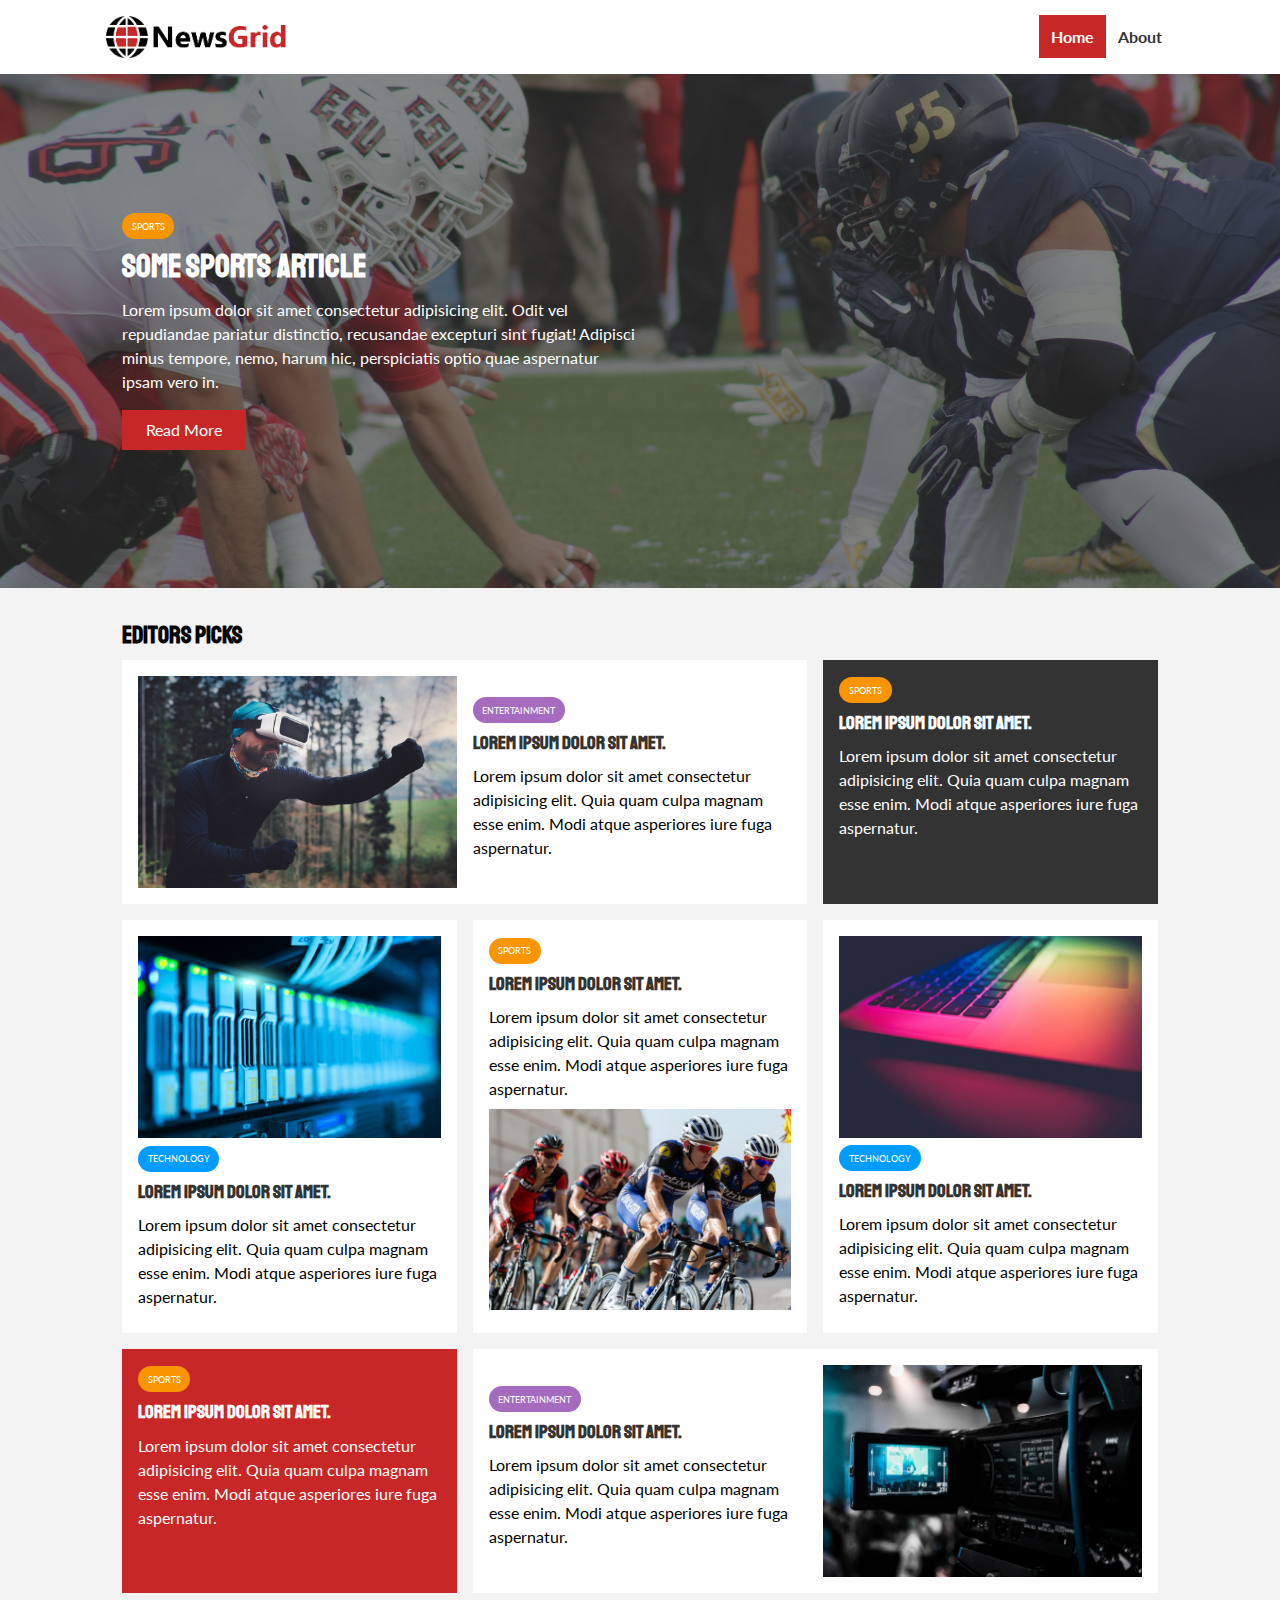
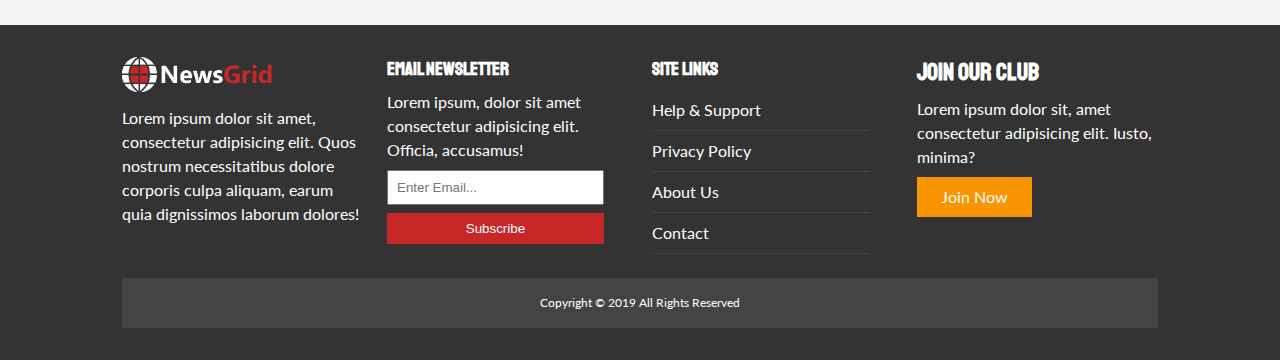
<file: index.html>
<!DOCTYPE html>
<html lang="en">

<head>
	<meta charset="UTF-8">
	<meta name="viewport" content="width=device-width, initial-scale=1.0">
	<meta http-equiv="X-UA-Compatible" content="ie=edge">
	<link rel="stylesheet" href="https://use.fontawesome.com/releases/v5.7.2/css/all.css" integrity="sha384-fnmOCqbTlWIlj8LyTjo7mOUStjsKC4pOpQbqyi7RrhN7udi9RwhKkMHpvLbHG9Sr"
	 crossorigin="anonymous">
	<link href="https://fonts.googleapis.com/css?family=Lato|Staatliches" rel="stylesheet">
	<link rel="stylesheet" href="css/style..css">
	<link rel="stylesheet" media="screen and (max-width: 768px)" href="css/mobile.css">

	<link rel="shortcut icon" type="image/x-icon" href="favicon.ico">
	<title>News Grid | Latest News</title>
</head>

<body>
	<nav id="main-nav">
		<div class="container">
			<img src="img/logo.png" alt="NewsGrid" class="logo">
			<div class="social">
				<a href="http://facebook.com" target="_blank"><i class="fab fa-facebook fa-2x"></i></a>
				<a href="http://twitter.com" target="_blank"><i class="fab fa-twitter fa-2x"></i></a>
				<a href="http://instagram.com" target="_blank"><i class="fab fa-instagram fa-2x"></i></a>
				<a href="http://youtube.com" target="_blank"><i class="fab fa-youtube fa-2x"></i></a>
			</div>
			<ul>
				<li><a class="current" href="index.html">Home</a></li>
				<li><a href="About.html">About</a></li>
			</ul>
		</div>
	</nav>

	<!--Showcase-->
	<header id="showcase">
		<div class="container">
			<div class="showcase-container">
				<div class="showcase-content">
					<div class="category category-sports">Sports</div>
					<h1>Some Sports Article</h1>
					<p>Lorem ipsum dolor sit amet consectetur adipisicing elit. Odit vel repudiandae pariatur distinctio, recusandae
						excepturi sint fugiat! Adipisci minus tempore, nemo, harum hic, perspiciatis optio quae aspernatur ipsam vero in.</p>
					<a href="article.html" class="btn btn-primary">Read More</a>
				</div>
			</div>
		</div>
	</header>

	<!--Home articles-->
	<section id="home-articles" class="py-2">
		<div class="container">
			<h2>Editors Picks</h2>
			<div class="articles-container">
				<article class="card">
					<img src="img/articles/ent1.jpg" alt="">
					<div>
						<div class="category category-ent">Entertainment</div>
						<h3>
							<a href="article.html">Lorem ipsum dolor sit amet.</a>
						</h3>
						<p>Lorem ipsum dolor sit amet consectetur adipisicing elit. Quia quam culpa magnam esse enim. Modi atque
							asperiores iure fuga aspernatur.</p>
					</div>
				</article>
				<article class="card bg-dark">
					<div class="category category-sports">Sports</div>
					<h3>
						<a href="article.html">Lorem ipsum dolor sit amet.</a>
					</h3>
					<p>Lorem ipsum dolor sit amet consectetur adipisicing elit. Quia quam culpa magnam esse enim. Modi atque
						asperiores iure fuga aspernatur.</p>
				</article>
				<article class="card">
					<img src="img/articles/tech1.jpg" alt="">
					<div class="category category-tech">Technology</div>
					<h3>
						<a href="article.html">Lorem ipsum dolor sit amet.</a>
					</h3>
					<p>Lorem ipsum dolor sit amet consectetur adipisicing elit. Quia quam culpa magnam esse enim. Modi atque
						asperiores iure fuga aspernatur.</p>
				</article>
				<article class="card">
					<div class="category category-sports">Sports</div>
					<h3>
						<a href="article.html">Lorem ipsum dolor sit amet.</a>
					</h3>
					<p>Lorem ipsum dolor sit amet consectetur adipisicing elit. Quia quam culpa magnam esse enim. Modi atque
						asperiores iure fuga aspernatur.</p>
					<img src="img/articles/sports1.jpg" alt="">
				</article>
				<article class="card">
					<img src="img/articles/tech2.jpg" alt="">
					<div class="category category-tech">Technology</div>
					<h3>
						<a href="article.html">Lorem ipsum dolor sit amet.</a>
					</h3>
					<p>Lorem ipsum dolor sit amet consectetur adipisicing elit. Quia quam culpa magnam esse enim. Modi atque
						asperiores iure fuga aspernatur.</p>
				</article>
				<article class="card bg-primary">
					<div class="category category-sports">Sports</div>
					<h3>
						<a href="article.html">Lorem ipsum dolor sit amet.</a>
					</h3>
					<p>Lorem ipsum dolor sit amet consectetur adipisicing elit. Quia quam culpa magnam esse enim. Modi atque
						asperiores iure fuga aspernatur.</p>
				</article>
				<article class="card">
					<div>
						<div class="category category-ent">Entertainment</div>
						<h3>
							<a href="article.html">Lorem ipsum dolor sit amet.</a>
						</h3>
						<p>Lorem ipsum dolor sit amet consectetur adipisicing elit. Quia quam culpa magnam esse enim. Modi atque
							asperiores iure fuga aspernatur.</p>
					</div>
					<img src="img/articles/ent2.jpg" alt="">
				</article>
			</div>
		</div>
	</section>


	<!--Footer-->
	<footer id="main-footer" class="py-2">
		<div class="container footer-container">
			<div>
				<img src="img/logo_light.png" alt="NewsGrid">
				<p>Lorem ipsum dolor sit amet, consectetur adipisicing elit. Quos nostrum necessitatibus dolore corporis culpa aliquam, earum quia dignissimos laborum dolores!</p>
			</div>
			<div>
				<h3>Email Newsletter</h3>
				<p>Lorem ipsum, dolor sit amet consectetur adipisicing elit. Officia, accusamus!</p>
				<form name="contact" method="POST" data-netlify="true">
					<input type="email" name="email" placeholder="Enter Email...">
					<input type="submit" value="Subscribe" class="btn btn-primary">
				</form>
			</div>
			<div>
				<h3>Site Links</h3>
				<ul class="list">
					<li><a href="#">Help & Support</a></li>
					<li><a href="#">Privacy Policy</a></li>
					<li><a href="#">About Us</a></li>
					<li><a href="#">Contact</a></li>
				</ul>
			</div>
			<div>
				<h2>Join Our Club</h2>
				<p>Lorem ipsum dolor sit, amet consectetur adipisicing elit. Iusto, minima?</p>
				<a href="#" class="btn btn-secondary">Join Now</a>
			</div>
			<div>
				<p>
					Copyright &copy;     2019 All Rights Reserved
				</p>
			</div>
		</div>
	</footer>
</body>

</html>
</file>
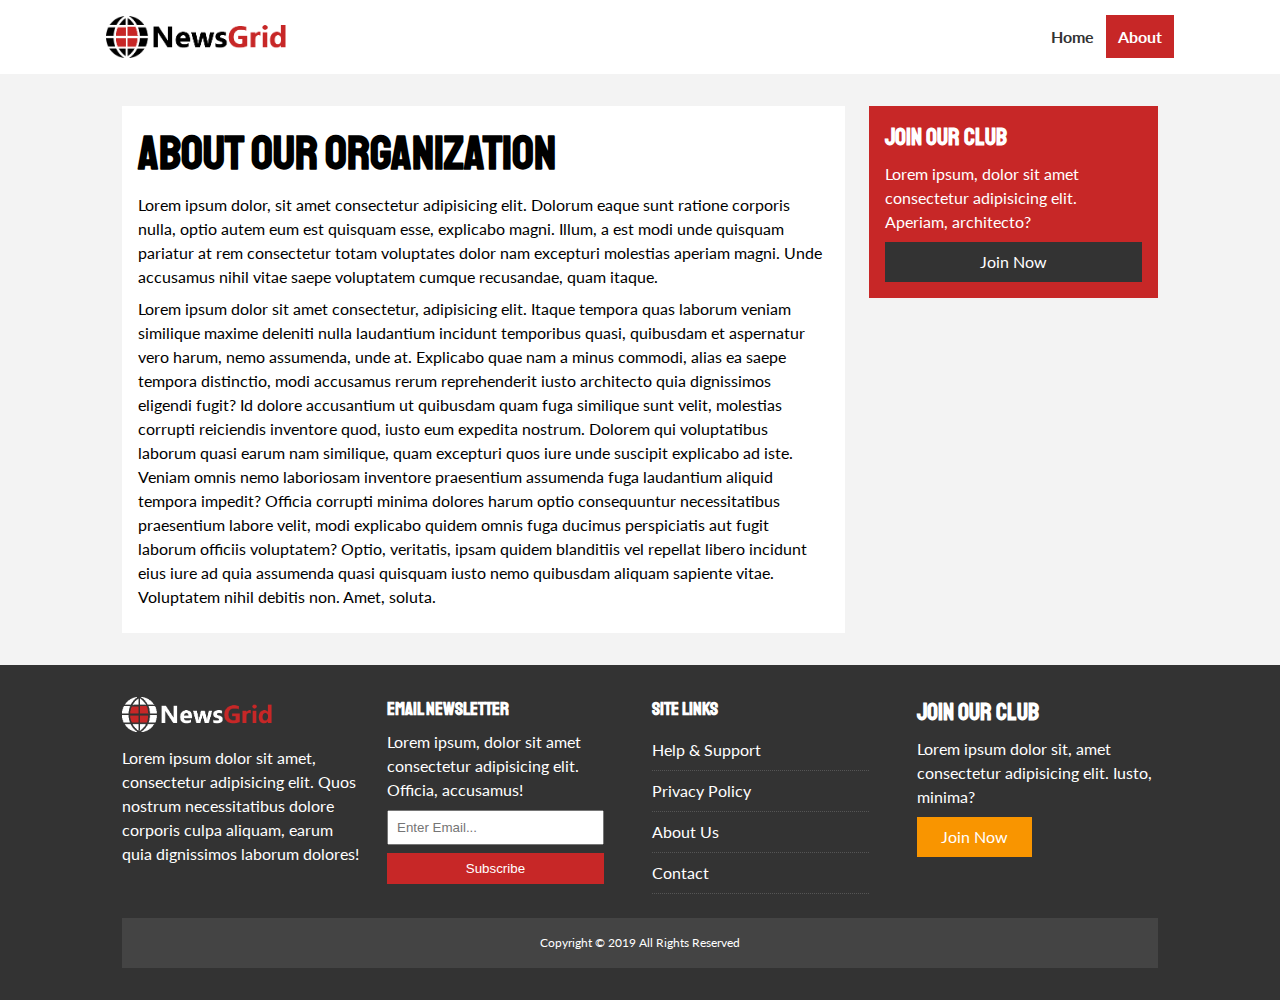
<file: about.html>
<!DOCTYPE html>
<html lang="en">

<head>
	<meta charset="UTF-8">
	<meta name="viewport" content="width=device-width, initial-scale=1.0">
	<meta http-equiv="X-UA-Compatible" content="ie=edge">
	<link rel="stylesheet" href="https://use.fontawesome.com/releases/v5.7.2/css/all.css" integrity="sha384-fnmOCqbTlWIlj8LyTjo7mOUStjsKC4pOpQbqyi7RrhN7udi9RwhKkMHpvLbHG9Sr"
	 crossorigin="anonymous">
	<link href="https://fonts.googleapis.com/css?family=Lato|Staatliches" rel="stylesheet">
	<link rel="stylesheet" href="css/style..css">
	<link rel="stylesheet" media="screen and (max-width: 768px)" href="css/mobile.css">

	<link rel="shortcut icon" type="image/x-icon" href="favicon.ico">
	<title>News Grid | About</title>
</head>

<body>
	<nav id="main-nav">
		<div class="container">
			<img src="img/logo.png" alt="NewsGrid" class="logo">
			<div class="social">
				<a href="http://facebook.com" target="_blank"><i class="fab fa-facebook fa-2x"></i></a>
				<a href="http://twitter.com" target="_blank"><i class="fab fa-twitter fa-2x"></i></a>
				<a href="http://instagram.com" target="_blank"><i class="fab fa-instagram fa-2x"></i></a>
				<a href="http://youtube.com" target="_blank"><i class="fab fa-youtube fa-2x"></i></a>
			</div>
			<ul>
				<li><a href="index.html">Home</a></li>
				<li><a class="current"  href="About.html">About</a></li>
			</ul>
		</div>
	</nav>

	<section id="about">
		<div class="container">
			<div class="page-container">
				<article class="card">
					<h1 class="l-heading">About Our Organization</h1>
					<p>Lorem ipsum dolor, sit amet consectetur adipisicing elit. Dolorum eaque sunt ratione corporis nulla, optio autem eum est quisquam esse, explicabo magni. Illum, a est modi unde quisquam pariatur at rem consectetur totam voluptates dolor nam excepturi molestias aperiam magni. Unde accusamus nihil vitae saepe voluptatem cumque recusandae, quam itaque.</p>
					<p>Lorem ipsum dolor sit amet consectetur, adipisicing elit. Itaque tempora quas laborum veniam similique maxime deleniti nulla laudantium incidunt temporibus quasi, quibusdam et aspernatur vero harum, nemo assumenda, unde at. Explicabo quae nam a minus commodi, alias ea saepe tempora distinctio, modi accusamus rerum reprehenderit iusto architecto quia dignissimos eligendi fugit? Id dolore accusantium ut quibusdam quam fuga similique sunt velit, molestias corrupti reiciendis inventore quod, iusto eum expedita nostrum. Dolorem qui voluptatibus laborum quasi earum nam similique, quam excepturi quos iure unde suscipit explicabo ad iste. Veniam omnis nemo laboriosam inventore praesentium assumenda fuga laudantium aliquid tempora impedit? Officia corrupti minima dolores harum optio consequuntur necessitatibus praesentium labore velit, modi explicabo quidem omnis fuga ducimus perspiciatis aut fugit laborum officiis voluptatem? Optio, veritatis, ipsam quidem blanditiis vel repellat libero incidunt eius iure ad quia assumenda quasi quisquam iusto nemo quibusdam aliquam sapiente vitae. Voluptatem nihil debitis non. Amet, soluta.</p>
				</article>
				<aside class="card bg-primary">
					<h2>Join Our Club</h2>
					<p>Lorem ipsum, dolor sit amet consectetur adipisicing elit. Aperiam, architecto?</p>
					<a href="#" class="btn btn-dark btn-block">Join Now</a>
				</aside>
			</div>
		</div>
	</section>


	<!--Footer-->
	<footer id="main-footer" class="py-2">
		<div class="container footer-container">
			<div>
				<img src="img/logo_light.png" alt="NewsGrid">
				<p>Lorem ipsum dolor sit amet, consectetur adipisicing elit. Quos nostrum necessitatibus dolore corporis culpa aliquam, earum quia dignissimos laborum dolores!</p>
			</div>
			<div>
				<h3>Email Newsletter</h3>
				<p>Lorem ipsum, dolor sit amet consectetur adipisicing elit. Officia, accusamus!</p>
				<form name="contact" method="POST" data-netlify="true">
						<input type="email" name="email" placeholder="Enter Email...">
						<input type="submit" value="Subscribe" class="btn btn-primary">
					</form>
			</div>
			<div>
				<h3>Site Links</h3>
				<ul class="list">
					<li><a href="#">Help & Support</a></li>
					<li><a href="#">Privacy Policy</a></li>
					<li><a href="#">About Us</a></li>
					<li><a href="#">Contact</a></li>
				</ul>
			</div>
			<div>
				<h2>Join Our Club</h2>
				<p>Lorem ipsum dolor sit, amet consectetur adipisicing elit. Iusto, minima?</p>
				<a href="#" class="btn btn-secondary">Join Now</a>
			</div>
			<div>
				<p>
					Copyright &copy;     2019 All Rights Reserved
				</p>
			</div>
		</div>
	</footer>
</body>

</html>
</file>
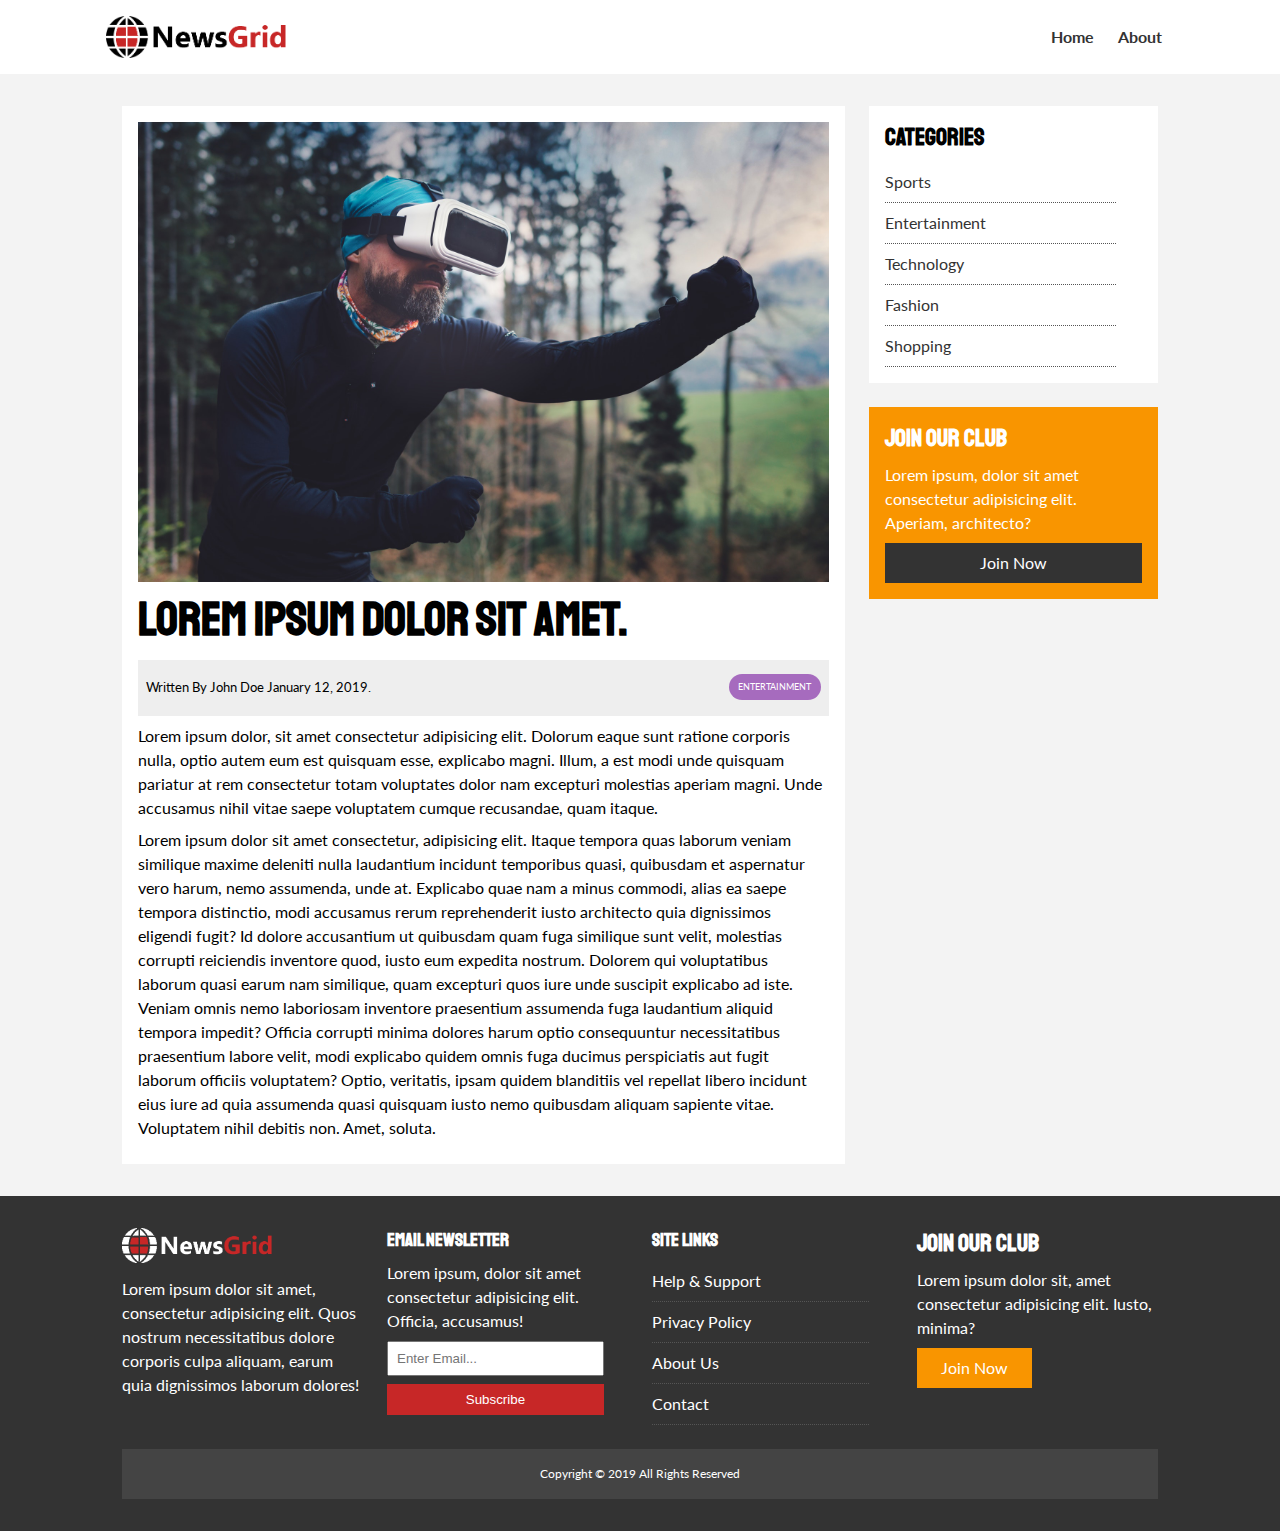
<file: article.html>
<!DOCTYPE html>
<html lang="en">

<head>
	<meta charset="UTF-8">
	<meta name="viewport" content="width=device-width, initial-scale=1.0">
	<meta http-equiv="X-UA-Compatible" content="ie=edge">
	<link rel="stylesheet" href="https://use.fontawesome.com/releases/v5.7.2/css/all.css" integrity="sha384-fnmOCqbTlWIlj8LyTjo7mOUStjsKC4pOpQbqyi7RrhN7udi9RwhKkMHpvLbHG9Sr"
	 crossorigin="anonymous">
	<link href="https://fonts.googleapis.com/css?family=Lato|Staatliches" rel="stylesheet">
	<link rel="stylesheet" href="css/style..css">
	<link rel="stylesheet" media="screen and (max-width: 768px)" href="css/mobile.css">

	<link rel="shortcut icon" type="image/x-icon" href="favicon.ico">
	<title>News Grid | Latest News</title>
</head>

<body>
	<nav id="main-nav">
		<div class="container">
			<img src="img/logo.png" alt="NewsGrid" class="logo">
			<div class="social">
				<a href="http://facebook.com" target="_blank"><i class="fab fa-facebook fa-2x"></i></a>
				<a href="http://twitter.com" target="_blank"><i class="fab fa-twitter fa-2x"></i></a>
				<a href="http://instagram.com" target="_blank"><i class="fab fa-instagram fa-2x"></i></a>
				<a href="http://youtube.com" target="_blank"><i class="fab fa-youtube fa-2x"></i></a>
			</div>
			<ul>
				<li><a href="index.html">Home</a></li>
				<li><a href="About.html">About</a></li>
			</ul>
		</div>
	</nav>

	<section id="article">
		<div class="container">
			<div class="page-container">
				<article class="card">
					<img src="img/articles/ent1.jpg" alt="">
					<h1 class="l-heading">Lorem ipsum dolor sit amet.</h1>
					<div class="meta">
						<small>
							<i class="fas fa-user"></i>  Written By John Doe January 12, 2019.
						</small>
						<div class="category category-ent">Entertainment</div>
					</div>
					<p>Lorem ipsum dolor, sit amet consectetur adipisicing elit. Dolorum eaque sunt ratione corporis nulla, optio autem eum est quisquam esse, explicabo magni. Illum, a est modi unde quisquam pariatur at rem consectetur totam voluptates dolor nam excepturi molestias aperiam magni. Unde accusamus nihil vitae saepe voluptatem cumque recusandae, quam itaque.</p>
					<p>Lorem ipsum dolor sit amet consectetur, adipisicing elit. Itaque tempora quas laborum veniam similique maxime deleniti nulla laudantium incidunt temporibus quasi, quibusdam et aspernatur vero harum, nemo assumenda, unde at. Explicabo quae nam a minus commodi, alias ea saepe tempora distinctio, modi accusamus rerum reprehenderit iusto architecto quia dignissimos eligendi fugit? Id dolore accusantium ut quibusdam quam fuga similique sunt velit, molestias corrupti reiciendis inventore quod, iusto eum expedita nostrum. Dolorem qui voluptatibus laborum quasi earum nam similique, quam excepturi quos iure unde suscipit explicabo ad iste. Veniam omnis nemo laboriosam inventore praesentium assumenda fuga laudantium aliquid tempora impedit? Officia corrupti minima dolores harum optio consequuntur necessitatibus praesentium labore velit, modi explicabo quidem omnis fuga ducimus perspiciatis aut fugit laborum officiis voluptatem? Optio, veritatis, ipsam quidem blanditiis vel repellat libero incidunt eius iure ad quia assumenda quasi quisquam iusto nemo quibusdam aliquam sapiente vitae. Voluptatem nihil debitis non. Amet, soluta.</p>
				</article>

				<aside id="categories" class="card">
					<h2>Categories</h2> 
					<ul class="list">
						<li><a href="#"><i class="fas fa-chevron-right"></i> Sports</a></li>
						<li><a href="#"><i class="fas fa-chevron-right"></i> Entertainment</a></li>
						<li><a href="#"><i class="fas fa-chevron-right"></i> Technology</a></li>
						<li><a href="#"><i class="fas fa-chevron-right"></i> Fashion</a></li>
						<li><a href="#"><i class="fas fa-chevron-right"></i> Shopping</a></li>
					</ul>
				</aside>

				<aside class="card bg-secondary">
					<h2>Join Our Club</h2>
					<p>Lorem ipsum, dolor sit amet consectetur adipisicing elit. Aperiam, architecto?</p>
					<a href="#" class="btn btn-dark btn-block">Join Now</a>
				</aside>
			</div>
		</div>
	</section>


	<!--Footer-->
	<footer id="main-footer" class="py-2">
		<div class="container footer-container">
			<div>
				<img src="img/logo_light.png" alt="NewsGrid">
				<p>Lorem ipsum dolor sit amet, consectetur adipisicing elit. Quos nostrum necessitatibus dolore corporis culpa aliquam, earum quia dignissimos laborum dolores!</p>
			</div>
			<div>
				<h3>Email Newsletter</h3>
				<p>Lorem ipsum, dolor sit amet consectetur adipisicing elit. Officia, accusamus!</p>
				<form name="contact" method="POST" data-netlify="true">
						<input type="email" name="email" placeholder="Enter Email...">
						<input type="submit" value="Subscribe" class="btn btn-primary">
					</form>
			</div>
			<div>
				<h3>Site Links</h3>
				<ul class="list">
					<li><a href="#">Help & Support</a></li>
					<li><a href="#">Privacy Policy</a></li>
					<li><a href="#">About Us</a></li>
					<li><a href="#">Contact</a></li>
				</ul>
			</div>
			<div>
				<h2>Join Our Club</h2>
				<p>Lorem ipsum dolor sit, amet consectetur adipisicing elit. Iusto, minima?</p>
				<a href="#" class="btn btn-secondary">Join Now</a>
			</div>
			<div>
				<p>
					Copyright &copy;     2019 All Rights Reserved
				</p>
			</div>
		</div>
	</footer>
</body>

</html>
</file>
<file: css/style..css>
:root {
	--primary-color: #c72727;
	--secondary-color: #f99500;
	--light-color: #f3f3f3;
	--dark-color: #333;
	--max-width: 1100px;
}

.category {
	--sports-color: #f99500;
	--ent-color: #a66bbe;
	--tech-color: #009cff;
}

* {
	margin: 0;
	padding: 0;
	box-sizing: border-box;
}

body {
	font-family: 'Lato', sans-serif;
	line-height: 1.5;
	background: var(--light-color);
}

a {
	color: #333;
	text-decoration: none;
}

ul {
	list-style: none;
}

p {
	margin: .5rem 0;
}

img {
	width: 100%;
}

h1, h2, h3, h4, h5, h6 {
	font-family: 'Staatliches', cursive;
	margin-bottom: .55rem;
	line-height: 1.3;
}

/*Utility class*/
.container {
	max-width: var(--max-width);
	margin: auto;
	padding: 0 2rem;
	overflow: hidden;
}

.category {
	display: inline-block;
	color: #fff;
	font-size: 0.55rem;
	text-transform: uppercase;
	padding: 0.4rem 0.6rem;
	border-radius: 15px;
	margin-bottom: 0.5rem;
}

.category-sports { background: var(--sports-color) }
.category-ent { background: var(--ent-color) }
.category-tech { background: var(--tech-color) }


.btn {
	display: inline-block;
	border: none;
	background: var(--dark-color);
	color: #fff;
	padding: 0.5rem 1.5rem;
}

.btn-block {
	display: block;
	width: 100%;
	text-align: center;
}

.btn-light { background: var(--light-color) }
.btn-primary { background: var(--primary-color) }
.btn-secondary { background: var(--secondary-color) }

.btn:hover {
	opacity: 0.9;
}

.card {
	background: #fff;
	padding: 1rem;
}

.bg-dark {
	background: var(--dark-color);
	color: #fff;
}
.bg-primary {
	background: var(--primary-color);
	color: #fff;
}
.bg-secondary {
	background: var(--secondary-color);
	color: #fff;
}

.bg-dark h1,
.bg-dark h2,
.bg-dark h3,
.bg-dark a,
.bg-primary h1,
.bg-primary h2,
.bg-primary h3,
.bg-primary a,
.bg-secondary h1,
.bg-secondary h2,
.bg-secondary h3,
.bg-secondary a {
	color: #fff;
}


.py-1 {
	padding: 1.5rem 0;
}
.py-2 {
	padding: 2rem 0;
}
.py-3 {
	padding: 3rem 0;
}
.p-1 {
	padding: 1.5rem;
}
.p-2 {
	padding: 2rem;
}
.p-3 {
	padding: 3rem;
}

.l-heading {
	font-size: 3rem;
}

.list li {
	padding: .5rem 0;
	border-bottom: #555 dotted 1px;
	width: 90%;
}

.list li a:hover {
	color: var(--primary-color) !important;
}

/*Inner page grid container*/
.page-container {
	display: grid;
	grid-template-columns: 5fr 2fr;
	margin: 2rem 0;
	grid-gap: 1.5rem;
}

.page-container > *:first-child {
	grid-row: 1 / span 3;
}

/*Navigation*/
#main-nav {
	background: #fff;
	position: sticky;
	top: 0;
	z-index: 2;
}

#main-nav .container {
	display: grid;
	grid-template-columns: 6fr 3fr 2fr;
	padding: 1rem;
	align-items: center;
}

#main-nav .logo {
	width: 180px;
}

#main-nav ul {
	justify-self: end;
	display: flex;
}

#main-nav ul li a {
	padding: 0.75rem;
	font-weight: bold;
}

#main-nav ul li a.current {
	background: var(--primary-color);
	color: #fff;
}

#main-nav ul li a:hover {
	background: var(--light-color);
	color: var(--dark-color);
}

#main-nav .social {
	justify-self: center;
}

#main-nav .social i {
	color: #777;
	margin-right: 0.5rem;
}


/*Showcase*/
#showcase {
	color: #fff;
	background: #333;
	padding: 2rem;
	position: relative;
}

#showcase:before {
	content: '';
	background: url('../img/featured.jpg') no-repeat center center/cover;
	position: absolute;
	top: 0;
	left: 0;
	width: 100%;
	height: 100%;
	opacity: 0.4;
}

#showcase .showcase-container {
	display: grid;
	grid-template-columns: repeat(2, 1fr);
	justify-content: center;
	align-items: center;
	height: 50vh;
}

#showcase .showcase-content {
	z-index: 1;
}

#showcase .showcase-content p {
	margin-bottom: 1rem;
}

/*Home Articles*/
#home-articles .articles-container {
	display: grid;
	grid-template-columns: repeat(3, 1fr);
	grid-gap: 1rem;
}

#home-articles .articles-container > *:first-child,
#home-articles .articles-container > *:last-child {
	display: grid;
	grid-template-columns: repeat(2, 1fr);
	grid-gap: 1rem;
	align-items: center;
	grid-column: 1/span 2;
}

#home-articles .articles-container > *:last-child {
	grid-column: 2/span 2;
}

#article .meta {
	display: flex;
	justify-content: space-between;
	align-items: center;
	background:#eee;
	padding: 0.5rem;
}

#article .meta .category {
	margin-top: 0.4rem;
}

/*Footer*/
#main-footer {
	background: var(--dark-color);
	color: #fff;
}

#main-footer img {
	width: 150px;
}

#main-footer a {
	color: #fff;
}

#main-footer .footer-container {
	display: grid;
	grid-template-columns: repeat(4, 1fr);
	grid-gap: 1.5rem;
}

#main-footer .footer-container > *:last-child {
	background: #444;
	grid-column: 1 / span 4;
	padding: .5rem;
	text-align: center;
	font-size: 0.75rem;
}

#main-footer .footer-container input[type='email'] {
	width: 90%;
	padding: 0.5rem;
	margin-bottom: 0.5rem;
}

#main-footer .footer-container input[type='submit'] {
	width: 90%;
}
</file>
<file: css/mobile.css>
/*Navigation*/
#main-nav .social {
	display: none;
}

#main-nav .container {
	grid-template-columns: 1fr;
	grid-gap: 1.2rem;
}

#main-nav ul,
#main-nav .logo {
	justify-self: center;
}

#main-nav ul li a {
	padding: 0.5rem;
}

#home-articles .articles-container {
	grid-template-columns: repeat(2, 1fr);
}

#home-articles .articles-container > *:first-child,
#home-articles .articles-container > *:last-child {
	grid-template-columns: 1fr;
	grid-column: 1;
}


@media(max-width: 600px) {
	/*Stack grid item*/
	#showcase .showcase-container,
	#home-articles .articles-container,
	#main-footer .footer-container {
		grid-template-columns: 1fr;
	}

	#main-footer .footer-container > *:last-child {
		grid-column: 1;
	}

	#main-footer .footer-container > *:first-child,
	#main-footer .footer-container > *:nth-child(2) {
		border-bottom: #444 dotted 1px;
		padding-bottom: 1rem;
	}

	.page-container {
		grid-template-columns: 1fr;
		text-align: center;
	}

	.page-container > *:first-child {
		grid-row: 1 
	}

	.l-heading {
		font-size: 2rem;
	}
}
</file>
